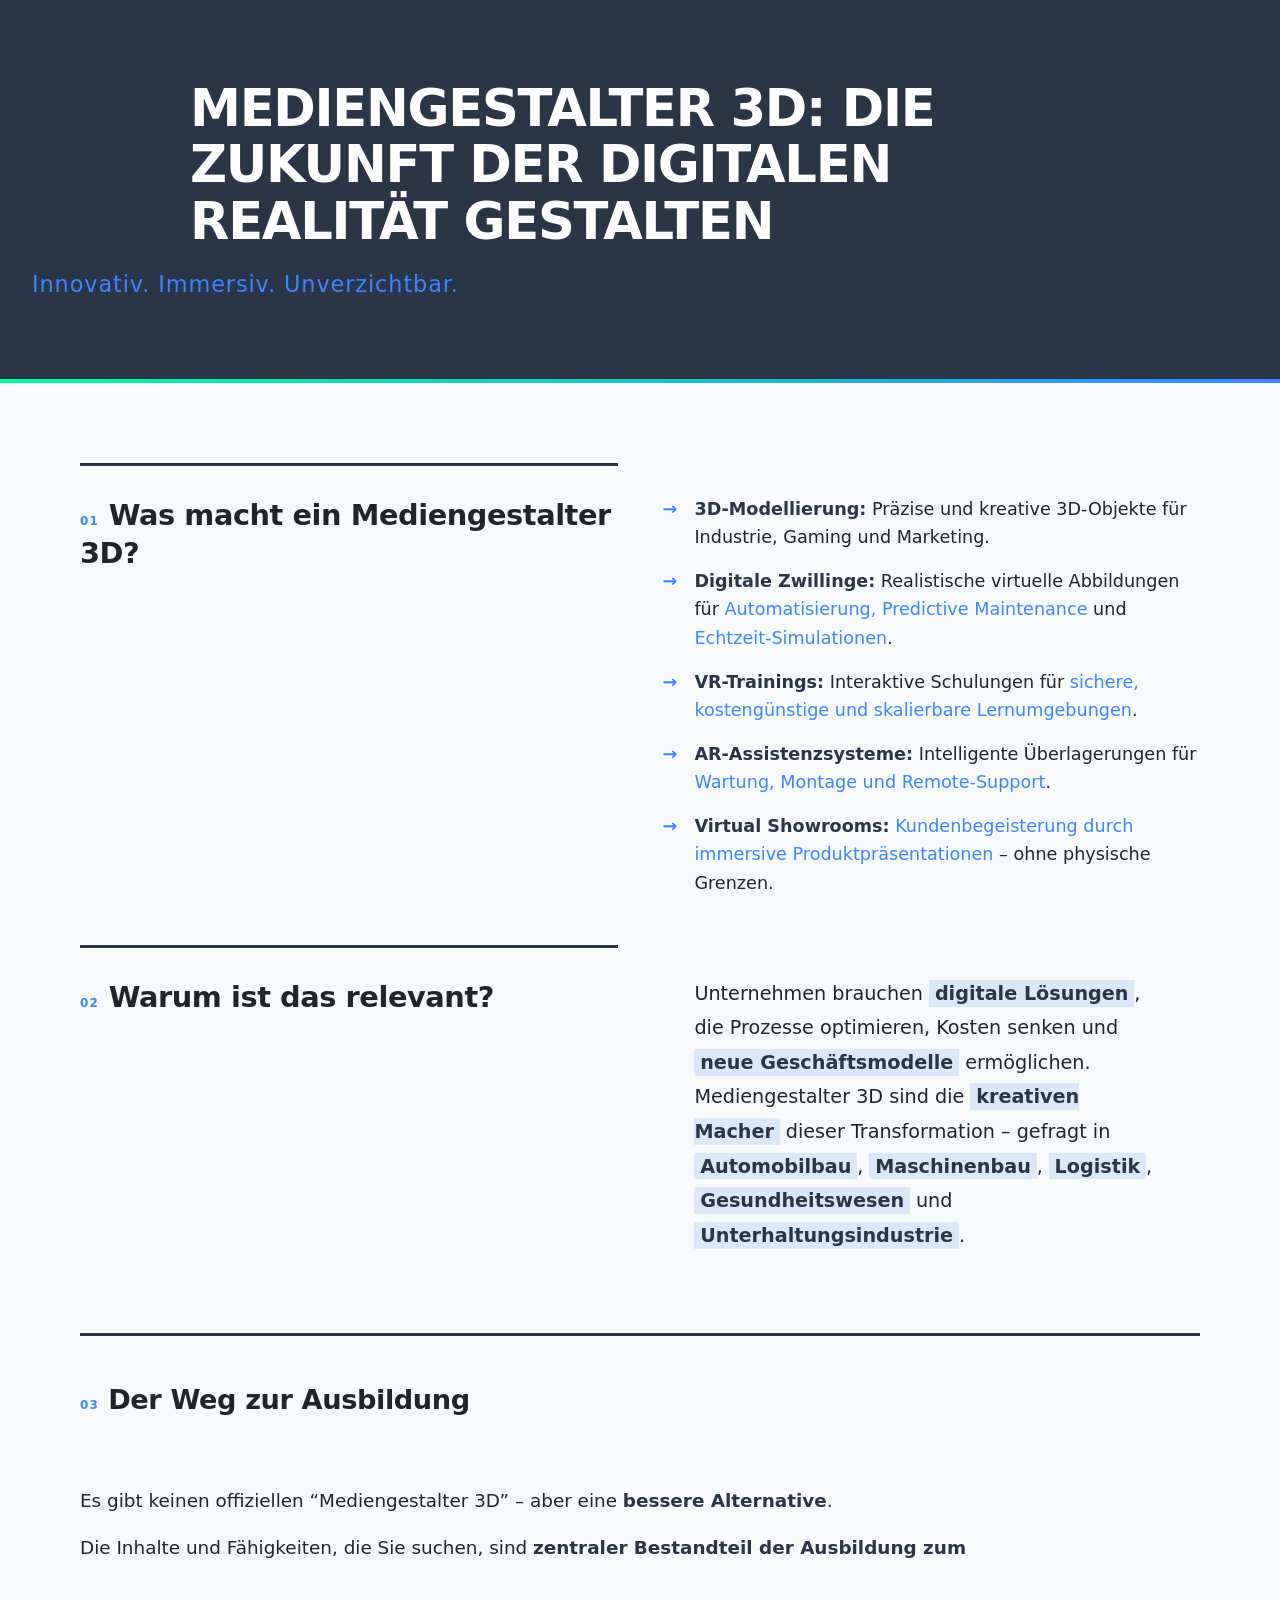
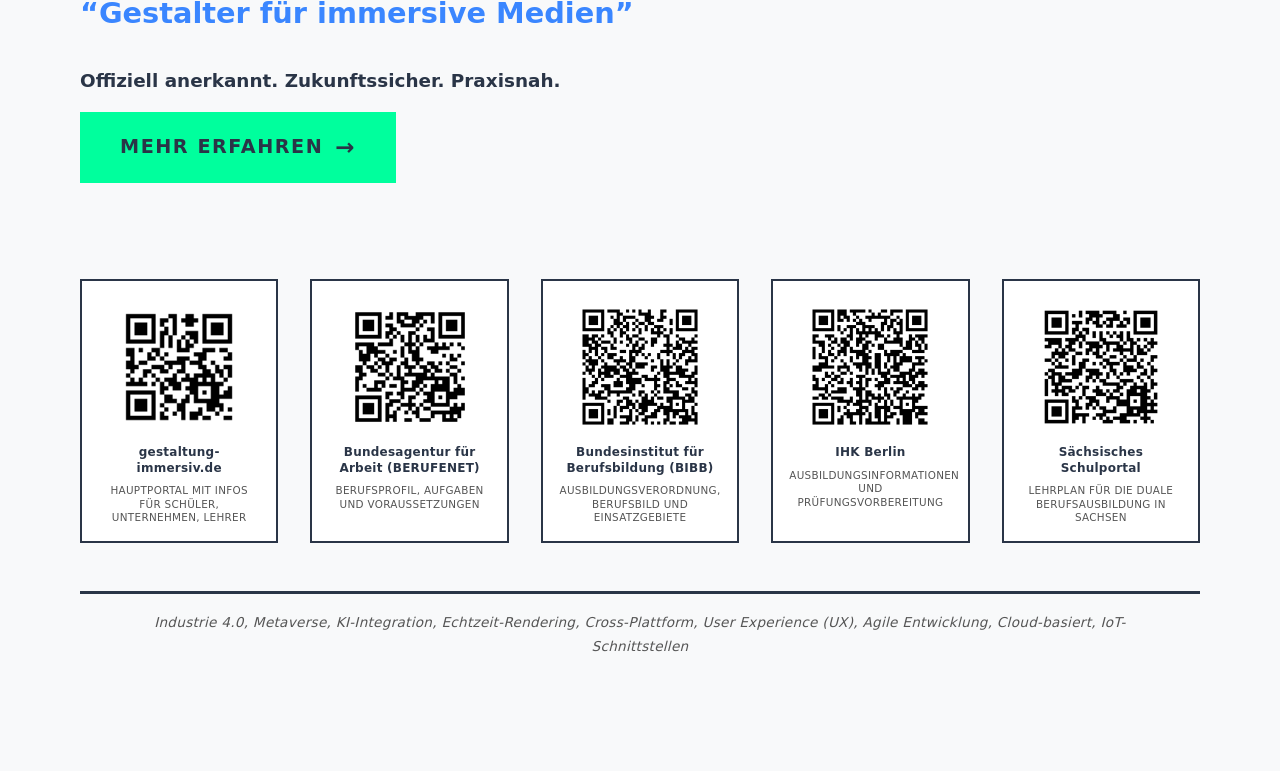
<file: index.html>
<!DOCTYPE html>
<html lang="de">
<head>
    <script type="application/ld+json">
{
  "@context": "https://schema.org",
  "@type": "EducationalOccupationalProgram",
  "name": "Mediengestalter 3D – Gestalter für immersive Medien",
  "description": "Ausbildung für 3D-Modellierung, digitale Zwillinge, VR-Trainings, AR-Assistenzsysteme und Virtual Showrooms. Offiziell anerkannt als 'Gestalter für immersive Medien'.",
  "url": "https://gestaltung-immersiv.de",
  "occupationalCategory": {
    "@type": "Occupation",
    "name": "Mediengestalter 3D",
    "description": "Erstellung von 3D-Modellen, digitalen Zwillingen, VR/AR-Anwendungen für Industrie 4.0, Automatisierung und interaktive Lernumgebungen.",
    "estimatedSalary": {
      "@type": "MonetaryAmount",
      "currency": "EUR",
      "value": {
        "@type": "QuantitativeValue",
        "minValue": 39000,
        "maxValue": 48000,
        "unitText": "JÄHRLICH"
      }
    },
    "skills": [
      "3D-Modellierung",
      "Digitale Zwillinge",
      "VR-Trainingsentwicklung",
      "AR-Assistenzsysteme",
      "Echtzeit-Rendering",
      "Industrie 4.0",
      "Metaverse-Anwendungen",
      "Projektmanagement"
    ],
    "industry": ["Automobilbau", "Maschinenbau", "Logistik", "Gesundheitswesen", "Unterhaltungsindustrie"]
  },
  "areaServed": {
    "@type": "Country",
    "name": "Deutschland"
  }
}
</script>
    <meta charset="UTF-8">
    <meta name="viewport" content="width=device-width, initial-scale=1.0">
    <meta name="description" content="Mediengestalter 3D - Gestalter für immersive Medien. Die offiziell anerkannte Ausbildung für 3D-Modellierung, digitale Zwillinge, VR-Trainings und AR-Assistenzsysteme.">
    <meta name="keywords" content="Mediengestalter 3D, Gestalter für immersive Medien, 3D-Modellierung, VR-Training, AR, digitale Zwillinge, Ausbildung, Deutschland">
    
    <!-- Open Graph -->
    <meta property="og:title" content="Mediengestalter 3D: Die Zukunft der digitalen Realität gestalten">
    <meta property="og:description" content="Die Zukunft der digitalen Realität gestalten - Offiziell anerkannte Ausbildung zum Gestalter für immersive Medien">
    <meta property="og:url" content="https://gestaltung-immersiv.de">
    <meta property="og:type" content="website">
    <meta property="og:locale" content="de_DE">
    <link rel="icon" type="image/svg+xml" href="data:image/svg+xml,%3Csvg xmlns='http://www.w3.org/2000/svg' viewBox='0 0 100 100'%3E%3Crect fill='%232A3547' width='100' height='100'/%3E%3Ctext x='50' y='65' font-family='sans-serif' font-size='50' fill='%2300FF9D' text-anchor='middle'%3E3D%3C/text%3E%3C/svg%3E">
    
    <title>Mediengestalter 3D: Die Zukunft der digitalen Realität gestalten</title>
    <link rel="stylesheet" href="style.css">
</head>
<body>
    <a href="#main-content" class="skip-link">Zum Hauptinhalt springen</a>
    <header role="banner">
        <h1>Mediengestalter 3D: Die Zukunft der digitalen Realität gestalten</h1>
        <p class="subtitle">Innovativ. Immersiv. Unverzichtbar.</p>
    </header>
    
    <!-- Main Content Section -->
    <main id="main-content" role="main">
        <div class="flex-wrapper">
            <section id="was-macht-ein-mediengestalter-3d" class="flex-tasks-head">
            <h3><span class="section-number">01</span> Was macht ein Mediengestalter 3D?</h3>
            </section>
            <div class="flex-tasks-list">
            <ul>
            <li><strong>3D-Modellierung:</strong> Präzise und kreative 3D-Objekte für Industrie, Gaming und Marketing.</li>
            <li><strong>Digitale Zwillinge:</strong> Realistische virtuelle Abbildungen für <span class="highlight">Automatisierung, Predictive Maintenance</span> und <span class="highlight">Echtzeit-Simulationen</span>.</li>
            <li><strong>VR-Trainings:</strong> Interaktive Schulungen für <span class="highlight">sichere, kostengünstige und skalierbare Lernumgebungen</span>.</li>
            <li><strong>AR-Assistenzsysteme:</strong> Intelligente Überlagerungen für <span class="highlight">Wartung, Montage und Remote-Support</span>.</li>
            <li><strong>Virtual Showrooms:</strong> <span class="highlight">Kundenbegeisterung durch immersive Produktpräsentationen</span> – ohne physische Grenzen.</li>
            </ul>
            </div>
            <section id="warum-ist-das-relevant" class="flex-relevant-head">
            <h3><span class="section-number">02</span> Warum ist das relevant?</h3>
            </section>
            <div class="flex-relevant-content">
            <p>Unternehmen brauchen <strong>digitale Lösungen</strong>, die Prozesse optimieren, Kosten senken und <strong>neue Geschäftsmodelle</strong> ermöglichen. Mediengestalter 3D sind die <strong>kreativen Macher</strong> dieser Transformation – gefragt in <strong>Automobilbau</strong>, <strong>Maschinenbau</strong>, <strong>Logistik</strong>, <strong>Gesundheitswesen</strong> und <strong>Unterhaltungsindustrie</strong>.</p>
            </div>
            <section id="der-weg-zur-ausbildung" class="flex-cta-head">
            <h3><span class="section-number">03</span> Der Weg zur Ausbildung</h3>
            </section>
            <div class="flex-cta-content">
            <p>Es gibt keinen offiziellen “Mediengestalter 3D” – aber eine <strong>bessere Alternative</strong>.</p>
            <p>Die Inhalte und Fähigkeiten, die Sie suchen, sind <strong>zentraler Bestandteil der Ausbildung zum</strong></p>
            <p><span class="program-name">“Gestalter für immersive Medien”</span></p>
            <p><strong>Offiziell anerkannt. Zukunftssicher. Praxisnah.</strong></p>
            <p><a href="https://gestaltung-immersiv.de" class="cta-button">Mehr erfahren</a></p>
            </div>
            <div class="qr-row">
            <div class="qr-item qr-gestaltung">
            <p><img src="qrcode-gestaltung.png" alt="QR-Code zu gestaltung-immersiv.de" loading="lazy"> <a href="https://gestaltung-immersiv.de" class="qr-url">gestaltung-immersiv.de</a> <span class="qr-label">Hauptportal mit Infos für Schüler, Unternehmen, Lehrer</span></p>
            </div>
            <div class="qr-item qr-berufenet">
            <p><img src="qrcode-berufenet.png" alt="QR-Code zu BERUFENET" loading="lazy"> <a href="https://web.arbeitsagentur.de/berufenet/beruf/137579" class="qr-url">Bundesagentur für Arbeit (BERUFENET)</a> <span class="qr-label">Berufsprofil, Aufgaben und Voraussetzungen</span></p>
            </div>
            <div class="qr-item qr-bibb">
            <p><img src="qrcode-bibb.png" alt="QR-Code zu BIBB" loading="lazy"> <a href="https://www.bibb.de/dienst/berufesuche/de/index_berufesuche.php/profile/apprenticeship/gestim23" class="qr-url">Bundesinstitut für Berufsbildung (BIBB)</a> <span class="qr-label">Ausbildungsverordnung, Berufsbild und Einsatzgebiete</span></p>
            </div>
            <div class="qr-item qr-ihk">
            <p><img src="qrcode-ihk.png" alt="QR-Code zu IHK Berlin" loading="lazy"> <a href="https://www.ihk.de/berlin/ausbildung/ausbildungsberufe-von-a-bis-z/gestaltung-immersive-medien-5688836" class="qr-url">IHK Berlin</a> <span class="qr-label">Ausbildungsinformationen und Prüfungsvorbereitung</span></p>
            </div>
            <div class="qr-item qr-sachsen">
            <p><img src="qrcode-sachsen.png" alt="QR-Code zu Sächsisches Schulportal" loading="lazy"> <a href="https://www.schulportal.sachsen.de/lplandb/lehrplan/849" class="qr-url">Sächsisches Schulportal</a> <span class="qr-label">Lehrplan für die duale Berufsausbildung in Sachsen</span></p>
            </div>
            </div>
            <div class="flex-keywords">
            <p><em>Industrie 4.0, Metaverse, KI-Integration, Echtzeit-Rendering, Cross-Plattform, User Experience (UX), Agile Entwicklung, Cloud-basiert, IoT-Schnittstellen</em></p>
            </div>
        </div>
    </main>
</body>
</html>
</file>
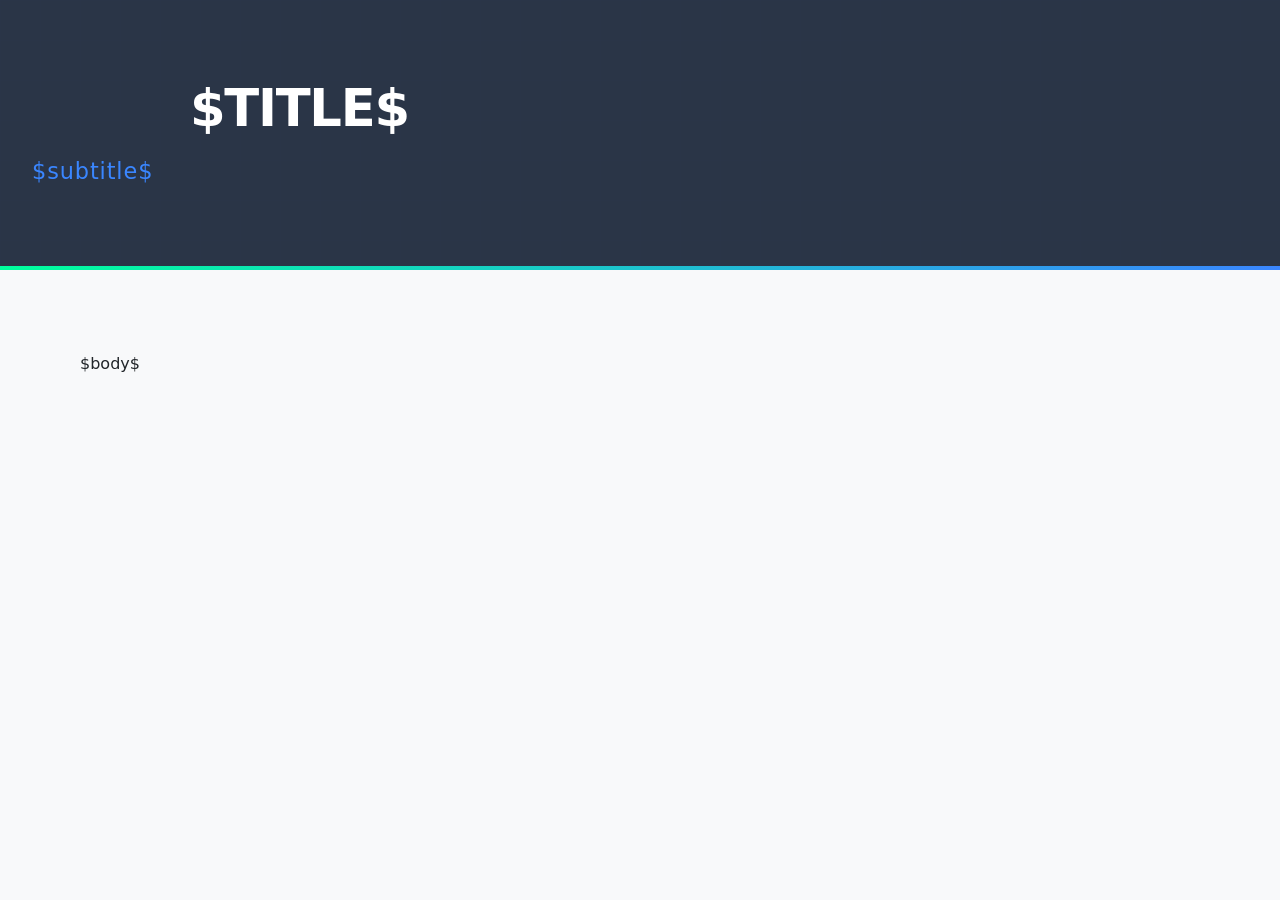
<file: templates/base.html>
<!DOCTYPE html>
<html lang="de">
<head>
    <script type="application/ld+json">
{
  "@context": "https://schema.org",
  "@type": "EducationalOccupationalProgram",
  "name": "Mediengestalter 3D – Gestalter für immersive Medien",
  "description": "Ausbildung für 3D-Modellierung, digitale Zwillinge, VR-Trainings, AR-Assistenzsysteme und Virtual Showrooms. Offiziell anerkannt als 'Gestalter für immersive Medien'.",
  "url": "https://gestaltung-immersiv.de",
  "occupationalCategory": {
    "@type": "Occupation",
    "name": "Mediengestalter 3D",
    "description": "Erstellung von 3D-Modellen, digitalen Zwillingen, VR/AR-Anwendungen für Industrie 4.0, Automatisierung und interaktive Lernumgebungen.",
    "estimatedSalary": {
      "@type": "MonetaryAmount",
      "currency": "EUR",
      "value": {
        "@type": "QuantitativeValue",
        "minValue": 39000,
        "maxValue": 48000,
        "unitText": "JÄHRLICH"
      }
    },
    "skills": [
      "3D-Modellierung",
      "Digitale Zwillinge",
      "VR-Trainingsentwicklung",
      "AR-Assistenzsysteme",
      "Echtzeit-Rendering",
      "Industrie 4.0",
      "Metaverse-Anwendungen",
      "Projektmanagement"
    ],
    "industry": ["Automobilbau", "Maschinenbau", "Logistik", "Gesundheitswesen", "Unterhaltungsindustrie"]
  },
  "areaServed": {
    "@type": "Country",
    "name": "Deutschland"
  }
}
</script>
    <meta charset="UTF-8">
    <meta name="viewport" content="width=device-width, initial-scale=1.0">
    <title>$title$</title>
    <link rel="stylesheet" href="style.css">
</head>
<body>
    <header role="banner">
        <h1>$title$</h1>
        <p class="subtitle">$subtitle$</p>
    </header>
    
    <!-- Main Content Section -->
    <main role="main">
        <div class="flex-wrapper">
            $body$
        </div>
    </main>
</body>
</html>
</file>
<file: style.css>
/* =============================================
   MEDIENGESTALTER 3D - REDESIGN
   Swiss Design Grid with CSS Animations (No JS)
   ============================================= */

/* SPDX-License-Identifier: GPL */
/* SPDX-AIModel: Qwen/Qwen3.5-35B-A3B (local) */
/* SPDX-AIGenerationDate: 2026-03-16 */
/* SPDX-AIModifications: Pure CSS animations - no JavaScript required */

/* CSS Custom Properties */
:root {
    /* Core Color Palette */
    --primary-dark: #2A3547;
    --accent-blue: #3A86FF;
    --accent-green: #00FF9D;
    --bg-light: #F8F9FA;
    --text-dark: #212529;
    
    /* Secondary Text Colors */
    --text-muted: #555555;
    --text-subtle: #666666;
    
    /* Utility Colors */
    --color-white: #ffffff;
    --color-black: #000000;
    
    /* Extended Palette */
    --accent-green-hover: #00D985;
    --accent-blue-muted: rgba(58, 134, 255, 0.08);
    --accent-blue-subtle: rgba(58, 134, 255, 0.15);
    --border-dark: #1a2029;
    
    /* Typography */
    --font-family: system-ui, -apple-system, BlinkMacSystemFont, 'Segoe UI', Roboto, Oxygen, Ubuntu, Cantarell, sans-serif;
    
    /* Spacing Scale */
    --space-xs: 0.5rem;
    --space-sm: 1rem;
    --space-md: 2rem;
    --space-lg: 3rem;
    --space-xl: 5rem;
    
    /* Animation Easing */
    --ease-out-quart: cubic-bezier(0.165, 0.84, 0.44, 1);
    --ease-out-expo: cubic-bezier(0.19, 1, 0.22, 1);
}

/* =============================================
   RESET & BASE STYLES
   ============================================= */

/* Skip Link for Keyboard Navigation */
.skip-link {
    position: absolute;
    top: -100%;
    left: 50%;
    transform: translateX(-50%);
    background: var(--primary-dark);
    color: var(--color-white);
    padding: 1rem 2rem;
    text-decoration: none;
    font-weight: 600;
    z-index: 10000;
    border-radius: 0 0 8px 8px;
    transition: top 0.2s var(--ease-out-quart);
}

.skip-link:focus {
    top: 0;
    outline: 3px solid var(--accent-green);
    outline-offset: 2px;
}

*,
*::before,
*::after {
    margin: 0;
    padding: 0;
    box-sizing: border-box;
}

html {
    font-size: 16px;
    scroll-behavior: smooth;
}

body {
    font-family: var(--font-family);
    line-height: 1.7;
    color: var(--text-dark);
    background-color: var(--bg-light);
    -webkit-font-smoothing: antialiased;
    -moz-osx-font-smoothing: grayscale;
    overflow-x: hidden;
}

/* =============================================
   HEADER SECTION
   ============================================= */

header {
    background-color: var(--primary-dark);
    padding: var(--space-xl) var(--space-md);
    position: relative;
    overflow: hidden;
}

/* Geometric pattern background */
header::before {
    content: '';
    position: absolute;
    top: 0;
    left: 0;
    right: 0;
    bottom: 0;
    background-image: 
        linear-gradient(90deg, var(--accent-blue-muted) 1px, transparent 1px),
        linear-gradient(var(--accent-blue-muted) 1px, transparent 1px);
    background-size: 40px 40px;
    opacity: 0.08;
    pointer-events: none;
}

/* Bottom accent line */
header::after {
    content: '';
    position: absolute;
    bottom: 0;
    left: 0;
    width: 100%;
    height: 4px;
    background: linear-gradient(90deg, var(--accent-green) 0%, var(--accent-blue) 100%);
    transform: scaleX(0);
    transform-origin: left;
    animation: headerLineExpand 1s var(--ease-out-expo) 0.3s forwards;
}

@keyframes headerLineExpand {
    to { transform: scaleX(1); }
}

header h1 {
    font-size: clamp(1.8rem, 5vw, 3.2rem);
    font-weight: 700;
    color: var(--color-white);
    letter-spacing: -0.025em;
    text-transform: uppercase;
    line-height: 1.1;
    position: relative;
    z-index: 1;
    max-width: 900px;
    margin: 0 auto var(--space-sm);
    overflow-wrap: break-word;
    word-break: break-word;
    
    /* Entrance animation */
    opacity: 0;
    transform: translateY(30px);
    animation: headerFadeIn 0.8s var(--ease-out-expo) 0.2s forwards;
}

header .subtitle {
    font-size: clamp(1rem, 2.5vw, 1.4rem);
    font-weight: 400;
    color: var(--accent-blue);
    letter-spacing: 0.04em;
    position: relative;
    z-index: 1;
    
    /* Entrance animation */
    opacity: 0;
    transform: translateY(20px);
    animation: headerFadeIn 0.8s var(--ease-out-expo) 0.5s forwards;
}

@keyframes headerFadeIn {
    to {
        opacity: 1;
        transform: translateY(0);
    }
}

/* =============================================
   MAIN CONTAINER
   ============================================= */

main {
    width: 95%;
    max-width: 1200px;
    margin: var(--space-lg) auto;
    padding: 0 var(--space-sm);
}

/* =============================================
   FLEXBOX LAYOUT - 50/2/50 Structure
   ============================================= */

.flex-wrapper {
    display: flex;
    flex-wrap: wrap;
    gap: 4%;
    align-items: flex-start;
}

/* =============================================
   SECTION BASE STYLES
   ============================================= */

.flex-tasks-head,
.flex-tasks-list,
.flex-relevant-head,
.flex-relevant-content,
.flex-cta-head,
.flex-cta-content {
    position: relative;
    padding: var(--space-md);
    flex: 0 0 100%;
    max-width: 100%;
    min-width: 0;
    overflow: hidden;
}

/* =============================================
   3px TOP BORDERS
   ============================================= */

.flex-tasks-head,
.flex-relevant-head,
.flex-cta-head {
    border-top: 3px solid var(--primary-dark);
}

/* =============================================
   SECTION NUMBERING
   ============================================= */

.section-number {
    display: inline-block;
    font-size: 0.75rem;
    font-weight: 700;
    color: var(--accent-blue);
    letter-spacing: 0.1em;
    margin-bottom: var(--space-xs);
}

/* =============================================
   TASKS HEADING SECTION (Left Column)
   ============================================= */

.flex-tasks-head {
    padding-left: 0;
    padding-right: 0;
    padding-top: var(--space-md);
}

.flex-tasks-head h3 {
    font-size: clamp(1.4rem, 3vw, 1.8rem);
    font-weight: 700;
    color: var(--text-dark);
    letter-spacing: -0.015em;
    line-height: 1.2;
    margin-bottom: var(--space-sm);
    overflow-wrap: break-word;
    word-break: break-word;
}

/* =============================================
   TASKS LIST SECTION (Right Column)
   ============================================= */

.flex-tasks-list {
    padding-left: 0;
    padding-right: 0;
}

.flex-tasks-list ul {
    list-style: none;
    padding: 0;
}

.flex-tasks-list li {
    font-size: clamp(0.95rem, 2vw, 1.1rem);
    margin-bottom: var(--space-sm);
    padding-left: var(--space-md);
    position: relative;
    line-height: 1.6;
}

.flex-tasks-list li::before {
    content: '→';
    position: absolute;
    left: 0;
    color: var(--accent-blue);
    font-weight: 700;
    transition: transform 0.2s var(--ease-out-quart);
}

.flex-tasks-list li:hover::before {
    transform: translateX(4px);
    color: var(--accent-green);
}

.flex-tasks-list li strong {
    color: var(--primary-dark);
    font-weight: 600;
}

.flex-tasks-list li .highlight {
    color: var(--accent-blue);
    font-weight: 500;
}

/* =============================================
   RELEVANT SECTION
   ============================================= */

.flex-relevant-head {
    padding-left: 0;
    padding-right: 0;
}

.flex-relevant-head h3 {
    font-size: clamp(1.4rem, 3vw, 1.8rem);
    font-weight: 700;
    color: var(--text-dark);
    letter-spacing: -0.015em;
    line-height: 1.2;
    margin-bottom: var(--space-sm);
    overflow-wrap: break-word;
    word-break: break-word;
}

.flex-relevant-content {
    padding-top: 0;
}

.flex-relevant-content p {
    font-size: clamp(1rem, 2vw, 1.2rem);
    line-height: 1.8;
    color: var(--text-dark);
}

.flex-relevant-content strong {
    color: var(--primary-dark);
    font-weight: 600;
    background: var(--accent-blue-subtle);
    padding: 0.1em 0.3em;
}

/* =============================================
   CTA SECTION
   ============================================= */

.flex-cta-head {
    padding-left: 0;
    padding-right: 0;
    padding-top: var(--space-lg);
    margin-top: var(--space-lg);
}

.flex-cta-head h3 {
    font-size: clamp(1.3rem, 3vw, 1.7rem);
    font-weight: 700;
    color: var(--text-dark);
    letter-spacing: -0.015em;
    line-height: 1.2;
    overflow-wrap: break-word;
    word-break: break-word;
}

.flex-cta-content {
    padding-top: 0;
    padding-left: 0;
    padding-right: 0;
}

.flex-cta-content > p {
    font-size: clamp(1rem, 2vw, 1.15rem);
    line-height: 1.7;
    margin-bottom: var(--space-sm);
}

/* =============================================
   KEYWORDS SECTION (Bottom)
   ============================================= */

.flex-keywords {
    padding: var(--space-md);
    padding-top: var(--space-sm);
    margin-top: var(--space-lg);
    border-top: 3px solid var(--primary-dark);
    font-size: 0.85rem;
    color: var(--text-muted);
    line-height: 1.8;
    letter-spacing: 0.02em;
    text-align: center;
    flex: 1 1 100%;
}

@media screen and (max-width: 849px) {
    .flex-keywords {
        padding: var(--space-sm);
    }
}

.flex-cta-content strong {
    color: var(--primary-dark);
    font-weight: 700;
}

.flex-cta-content .program-name {
    display: block;
    font-size: clamp(1.3rem, 3vw, 1.8rem);
    font-weight: 700;
    color: var(--accent-blue);
    margin: var(--space-md) 0;
    line-height: 1.3;
}

/* CTA Button */
.cta-button {
    display: inline-flex;
    align-items: center;
    justify-content: center;
    gap: 0.75rem;
    font-size: clamp(1rem, 2.5vw, 1.2rem);
    font-weight: 700;
    color: var(--primary-dark);
    background-color: var(--accent-green);
    padding: 1rem 2.5rem;
    min-height: 48px;
    border: none;
    text-decoration: none;
    text-transform: uppercase;
    letter-spacing: 0.08em;
    position: relative;
    overflow: hidden;
    cursor: pointer;
    transition: all 0.3s var(--ease-out-quart);
}

.cta-button::after {
    content: '→';
    font-size: 1.2em;
    transition: transform 0.3s var(--ease-out-quart);
}

.cta-button:hover {
    transform: translateY(-2px);
    box-shadow: 
        0 8px 25px rgba(0, 255, 157, 0.25),
        0 0 0 3px var(--accent-green-hover);
    background-color: var(--accent-green-hover);
}

.cta-button:hover::after {
    transform: translateX(5px);
}

.cta-button:active {
    transform: translateY(0);
    box-shadow: 
        0 2px 10px rgba(0, 255, 157, 0.2),
        0 0 0 2px var(--accent-green-hover);
    background-color: var(--accent-green-hover);
}

.cta-button:focus-visible {
    outline: 3px solid var(--accent-blue);
    outline-offset: 3px;
}

/* QR Code */
.qr-row {
    display: flex;
    flex-wrap: wrap;
    gap: var(--space-md);
    margin-top: var(--space-lg);
    justify-content: flex-start;
}

/* Individual QR Item - Default: single column (mobile) */
.qr-item {
    flex: 1 1 100%;
    max-width: 100%;
    min-width: 0;
    padding: var(--space-sm);
    background: #fff;
    border: 2px solid var(--primary-dark);
    text-align: center;
    overflow: hidden;
}

.qr-item img {
    display: block;
    width: 100%;
    height: auto;
    max-width: 120px;
    margin: 0 auto;
}

.qr-item .qr-url {
    display: block;
    text-align: center;
    font-size: 0.7rem;
    font-weight: 600;
    color: var(--primary-dark);
    margin-top: var(--space-xs);
    letter-spacing: 0.02em;
    text-decoration: none;
    line-height: 1.3;
    word-break: break-word;
    position: relative;
    transition: color 0.2s var(--ease-out-quart);
}

.qr-item .qr-url:hover {
    color: var(--accent-blue);
}

.qr-item .qr-url:focus-visible {
    outline: 2px solid var(--accent-blue);
    outline-offset: 2px;
}

.qr-item .qr-label {
    display: block;
    text-align: center;
    font-size: 0.6rem;
    color: var(--text-muted);
    margin-top: var(--space-xs);
    letter-spacing: 0.03em;
    text-transform: uppercase;
    line-height: 1.3;
}

/* =============================================
   DESKTOP LAYOUT - 2x2 GRID
   ============================================= */

@media screen and (min-width: 850px) {
    main {
        width: 90%;
        margin: var(--space-xl) auto;
    }
    
    .flex-wrapper {
        /* gap: 4% is set on base .flex-wrapper */
    }
    
    /* Tasks Heading - Left Column */
    .flex-tasks-head {
        flex: 0 0 calc(50% - 2%);
        max-width: calc(50% - 2%);
    }
    
    /* Tasks List - Right Column */
    .flex-tasks-list {
        flex: 0 0 calc(50% - 2%);
        max-width: calc(50% - 2%);
    }
    
    /* Relevant Heading - Left Column (new row) */
    .flex-relevant-head {
        flex: 0 0 calc(50% - 2%);
        max-width: calc(50% - 2%);
    }
    
    /* Relevant Content - Right Column (new row) */
    .flex-relevant-content {
        flex: 0 0 calc(50% - 2%);
        max-width: calc(50% - 2%);
        padding-top: var(--space-md);
    }
    
    /* CTA Section - Full Width */
    .flex-cta-head {
        flex: 1 1 100%;
    }
    
    .flex-cta-content {
        flex: 1 1 100%;
        padding-top: 0;
    }
    
    .flex-cta-head h3 {
        margin-bottom: var(--space-md);
    }
    
    /* QR Codes - Full Width */
    .qr-row {
        flex: 1 1 100%;
    }
    
    /* QR Items - Desktop: 5 per row, dynamic expansion */
    .qr-row .qr-item {
        flex: 1 1 calc(20% - var(--space-md) * 4 / 5);
        min-width: 140px;
        max-width: 200px;
        padding: var(--space-sm);
    }
    
    .qr-row .qr-item img {
        max-width: 140px;
    }
    
    .qr-row .qr-item .qr-url {
        font-size: 0.75rem;
    }
    
    .qr-row .qr-item .qr-label {
        font-size: 0.65rem;
    }
    
    /* Keywords - Full Width */
    .flex-keywords {
        flex: 1 1 100%;
    }
}

/* =============================================
   MOBILE LAYOUT - Single Column
   ============================================= */

@media screen and (max-width: 849px) {
    main {
        width: 95%;
        margin: var(--space-md) auto;
    }
    
    .flex-wrapper {
        flex-direction: column;
    }
    
    .flex-tasks-head,
    .flex-tasks-list,
    .flex-relevant-head,
    .flex-relevant-content,
    .flex-cta-head,
    .flex-cta-content,
    .flex-keywords {
        flex: 1 1 100%;
        max-width: 100%;
        padding: var(--space-sm);
    }
    
    .cta-button {
        width: 100%;
        justify-content: center;
    }
    
    /* QR Row - Single column on mobile */
    .qr-row {
        gap: var(--space-sm);
    }
    
    .qr-item {
        flex: 1 1 100%;
        max-width: 100%;
        padding: var(--space-sm);
    }
    
    .qr-item img {
        max-width: 100px;
    }
    
    .qr-item .qr-url {
        font-size: 0.8rem;
    }
    
    .qr-item .qr-label {
        font-size: 0.7rem;
    }
}

/* =============================================
   SMALL MOBILE - Extra conservative spacing
   ============================================= */

@media screen and (max-width: 380px) {
    .flex-wrapper {
        gap: 0.5rem;
    }
    
    main {
        width: 100%;
        padding: 0 0.5rem;
    }
    
    header {
        padding: var(--space-lg) var(--space-xs);
    }
}

/* =============================================
   TABLET LAYOUT - 2-3 QR Codes per row
   ============================================= */

@media screen and (min-width: 600px) and (max-width: 849px) {
    .qr-row {
        gap: var(--space-sm);
    }
    
    .qr-item {
        flex: 1 1 calc(33.333% - var(--space-sm) * 2 / 3);
        max-width: none;
        padding: var(--space-xs);
    }
    
    .qr-item img {
        max-width: 80px;
    }
    
    .qr-item .qr-url {
        font-size: 0.65rem;
    }
    
    .qr-item .qr-label {
        font-size: 0.55rem;
    }
}

/* =============================================
   SIMPLE CSS ANIMATIONS (No JS)
   ============================================= */

/* Fade in animation keyframes */
@keyframes fadeInUp {
    from {
        opacity: 0;
        transform: translateY(20px);
    }
    to {
        opacity: 1;
        transform: translateY(0);
    }
}

@keyframes fadeIn {
    from { opacity: 0; }
    to { opacity: 1; }
}

/* Apply staggered animations to sections */
.flex-tasks-head {
    opacity: 0;
    animation: fadeInUp 0.6s var(--ease-out-quart) 0.3s forwards;
}

.flex-tasks-list {
    opacity: 0;
    animation: fadeInUp 0.6s var(--ease-out-quart) 0.4s forwards;
}

.flex-relevant-head {
    opacity: 0;
    animation: fadeInUp 0.6s var(--ease-out-quart) 0.5s forwards;
}

.flex-relevant-content {
    opacity: 0;
    animation: fadeInUp 0.6s var(--ease-out-quart) 0.6s forwards;
}

.flex-cta-head {
    opacity: 0;
    animation: fadeInUp 0.6s var(--ease-out-quart) 0.8s forwards;
}

.flex-keywords {
    opacity: 0;
    animation: fadeInUp 0.6s var(--ease-out-quart) 1.0s forwards;
}

.flex-cta-content {
    opacity: 0;
    animation: fadeInUp 0.6s var(--ease-out-quart) 0.9s forwards;
}

.qr-row {
    opacity: 0;
    animation: fadeInUp 0.6s var(--ease-out-quart) 1.0s forwards;
}

/* =============================================
   REDUCED MOTION SUPPORT
   ============================================= */

@media (prefers-reduced-motion: reduce) {
    *,
    *::before,
    *::after {
        animation-duration: 0.01ms !important;
        animation-iteration-count: 1 !important;
        transition-duration: 0.01ms !important;
    }
    
    html {
        scroll-behavior: auto;
    }
    
    .flex-tasks-head,
    .flex-tasks-list,
    .flex-relevant-head,
    .flex-relevant-content,
    .flex-cta-head,
    .flex-cta-content,
    .qr-row,
    .flex-keywords {
        opacity: 1;
    }
    
    header::after {
        transform: scaleX(1);
    }
    
    header h1,
    header .subtitle {
        opacity: 1;
        transform: none;
    }
}

/* =============================================
   PRINT STYLES
   ============================================= */

@media print {
    body {
        background-color: var(--color-white);
        color: var(--color-black);
    }
    
    header {
        background-color: #f5f5f5 !important;
        -webkit-print-color-adjust: exact;
        print-color-adjust: exact;
        padding: 2rem 1rem;
    }
    
    header::before,
    header::after {
        display: none;
    }
    
    header h1,
    header .subtitle {
        color: var(--color-black) !important;
    }
    
    .flex-tasks-head,
    .flex-relevant-head,
    .flex-cta-head,
    .flex-keywords {
        border-top-color: var(--color-black) !important;
    }
    
    .cta-button {
        background: none !important;
        color: var(--color-black) !important;
        border: 2px solid var(--color-black) !important;
        padding: 0.5rem 1rem;
    }
    
    /* Hide QR codes in print - not useful on paper */
    .qr-row {
        display: none !important;
    }
    
    /* Remove animations */
    * {
        animation: none !important;
        transition: none !important;
    }
}

/* =============================================
   RTL (RIGHT-TO-LEFT) SUPPORT
   ============================================= */

/* Use logical properties for RTL compatibility */
[dir="rtl"] {
    /* Flip text alignment */
    text-align: right;
    
    /* Flip flex directions */
    direction: rtl;
}

/* Logical margin/padding for RTL */
[dir="rtl"] .flex-tasks-list li {
    padding-left: 0;
    padding-right: var(--space-md);
}

[dir="rtl"] .flex-tasks-list li::before {
    left: auto;
    right: 0;
}

[dir="rtl"] .flex-tasks-list li:hover::before {
    transform: translateX(-4px);
}

[dir="rtl"] .cta-button::after {
    transform: scaleX(-1);
}

[dir="rtl"] .cta-button:hover::after {
    transform: scaleX(-1) translateX(5px);
}

/* QR items - ensure proper alignment in RTL */
[dir="rtl"] .qr-row {
    justify-content: flex-end;
}
</file>
<file: templates/style.css>
/* =============================================
   MEDIENGESTALTER 3D - REDESIGN
   Swiss Design Grid with CSS Animations (No JS)
   ============================================= */

/* SPDX-License-Identifier: GPL */
/* SPDX-AIModel: Qwen/Qwen3.5-35B-A3B (local) */
/* SPDX-AIGenerationDate: 2026-03-16 */
/* SPDX-AIModifications: Pure CSS animations - no JavaScript required */

/* CSS Custom Properties */
:root {
    /* Core Color Palette */
    --primary-dark: #2A3547;
    --accent-blue: #3A86FF;
    --accent-green: #00FF9D;
    --bg-light: #F8F9FA;
    --text-dark: #212529;
    
    /* Extended Palette */
    --accent-green-hover: #00D985;
    --accent-blue-muted: rgba(58, 134, 255, 0.08);
    --accent-blue-subtle: rgba(58, 134, 255, 0.15);
    --border-dark: #1a2029;
    
    /* Typography */
    --font-family: system-ui, -apple-system, BlinkMacSystemFont, 'Segoe UI', Roboto, Oxygen, Ubuntu, Cantarell, sans-serif;
    
    /* Spacing Scale */
    --space-xs: 0.5rem;
    --space-sm: 1rem;
    --space-md: 2rem;
    --space-lg: 3rem;
    --space-xl: 5rem;
    
    /* Animation Easing */
    --ease-out-quart: cubic-bezier(0.165, 0.84, 0.44, 1);
    --ease-out-expo: cubic-bezier(0.19, 1, 0.22, 1);
}

/* =============================================
   RESET & BASE STYLES
   ============================================= */

*,
*::before,
*::after {
    margin: 0;
    padding: 0;
    box-sizing: border-box;
}

html {
    font-size: 16px;
    scroll-behavior: smooth;
}

body {
    font-family: var(--font-family);
    line-height: 1.7;
    color: var(--text-dark);
    background-color: var(--bg-light);
    -webkit-font-smoothing: antialiased;
    -moz-osx-font-smoothing: grayscale;
    overflow-x: hidden;
}

/* =============================================
   HEADER SECTION
   ============================================= */

header {
    background-color: var(--primary-dark);
    padding: var(--space-xl) var(--space-md);
    position: relative;
    overflow: hidden;
}

/* Geometric pattern background */
header::before {
    content: '';
    position: absolute;
    top: 0;
    left: 0;
    right: 0;
    bottom: 0;
    background-image: 
        linear-gradient(90deg, var(--accent-blue-muted) 1px, transparent 1px),
        linear-gradient(var(--accent-blue-muted) 1px, transparent 1px);
    background-size: 40px 40px;
    opacity: 0.08;
    pointer-events: none;
}

/* Bottom accent line */
header::after {
    content: '';
    position: absolute;
    bottom: 0;
    left: 0;
    width: 100%;
    height: 4px;
    background: linear-gradient(90deg, var(--accent-green) 0%, var(--accent-blue) 100%);
    transform: scaleX(0);
    transform-origin: left;
    animation: headerLineExpand 1s var(--ease-out-expo) 0.3s forwards;
}

@keyframes headerLineExpand {
    to { transform: scaleX(1); }
}

header h1 {
    font-size: clamp(1.8rem, 5vw, 3.2rem);
    font-weight: 700;
    color: #ffffff;
    letter-spacing: -0.025em;
    text-transform: uppercase;
    line-height: 1.1;
    position: relative;
    z-index: 1;
    max-width: 900px;
    margin: 0 auto var(--space-sm);
    
    /* Entrance animation */
    opacity: 0;
    transform: translateY(30px);
    animation: headerFadeIn 0.8s var(--ease-out-expo) 0.2s forwards;
}

header .subtitle {
    font-size: clamp(1rem, 2.5vw, 1.4rem);
    font-weight: 400;
    color: var(--accent-blue);
    letter-spacing: 0.04em;
    position: relative;
    z-index: 1;
    
    /* Entrance animation */
    opacity: 0;
    transform: translateY(20px);
    animation: headerFadeIn 0.8s var(--ease-out-expo) 0.5s forwards;
}

@keyframes headerFadeIn {
    to {
        opacity: 1;
        transform: translateY(0);
    }
}

/* =============================================
   MAIN CONTAINER
   ============================================= */

main {
    width: 95%;
    max-width: 1200px;
    margin: var(--space-lg) auto;
    padding: 0 var(--space-sm);
}

/* =============================================
   FLEXBOX LAYOUT - 50/2/50 Structure
   ============================================= */

.flex-wrapper {
    display: flex;
    flex-wrap: wrap;
    gap: 4%;
    align-items: flex-start;
}

/* =============================================
   SECTION BASE STYLES
   ============================================= */

.flex-tasks-head,
.flex-tasks-list,
.flex-relevant-head,
.flex-relevant-content,
.flex-cta-head,
.flex-cta-content {
    position: relative;
    padding: var(--space-md);
    flex: 0 0 100%;
    max-width: 100%;
}

/* =============================================
   3px TOP BORDERS
   ============================================= */

.flex-tasks-head,
.flex-relevant-head,
.flex-cta-head {
    border-top: 3px solid var(--primary-dark);
}

/* =============================================
   SECTION NUMBERING
   ============================================= */

.section-number {
    display: inline-block;
    font-size: 0.75rem;
    font-weight: 700;
    color: var(--accent-blue);
    letter-spacing: 0.1em;
    margin-bottom: var(--space-xs);
}

/* =============================================
   TASKS HEADING SECTION (Left Column)
   ============================================= */

.flex-tasks-head {
    padding-left: 0;
    padding-right: 0;
    padding-top: var(--space-md);
}

.flex-tasks-head h3 {
    font-size: clamp(1.4rem, 3vw, 1.8rem);
    font-weight: 700;
    color: var(--text-dark);
    letter-spacing: -0.015em;
    line-height: 1.2;
    margin-bottom: var(--space-sm);
}

/* =============================================
   TASKS LIST SECTION (Right Column)
   ============================================= */

.flex-tasks-list {
    padding-left: 0;
    padding-right: 0;
}

.flex-tasks-list ul {
    list-style: none;
    padding: 0;
}

.flex-tasks-list li {
    font-size: clamp(0.95rem, 2vw, 1.1rem);
    margin-bottom: var(--space-sm);
    padding-left: var(--space-md);
    position: relative;
    line-height: 1.6;
}

.flex-tasks-list li::before {
    content: '→';
    position: absolute;
    left: 0;
    color: var(--accent-blue);
    font-weight: 700;
    transition: transform 0.2s var(--ease-out-quart);
}

.flex-tasks-list li:hover::before {
    transform: translateX(4px);
    color: var(--accent-green);
}

.flex-tasks-list li strong {
    color: var(--primary-dark);
    font-weight: 600;
}

.flex-tasks-list li .highlight {
    color: var(--accent-blue);
    font-weight: 500;
}

/* =============================================
   RELEVANT SECTION
   ============================================= */

.flex-relevant-head {
    padding-left: 0;
    padding-right: 0;
}

.flex-relevant-head h3 {
    font-size: clamp(1.4rem, 3vw, 1.8rem);
    font-weight: 700;
    color: var(--text-dark);
    letter-spacing: -0.015em;
    line-height: 1.2;
    margin-bottom: var(--space-sm);
}

.flex-relevant-content {
    padding-top: 0;
}

.flex-relevant-content p {
    font-size: clamp(1rem, 2vw, 1.2rem);
    line-height: 1.8;
    color: var(--text-dark);
}

.flex-relevant-content strong {
    color: var(--primary-dark);
    font-weight: 600;
    background: var(--accent-blue-subtle);
    padding: 0.1em 0.3em;
}

/* =============================================
   CTA SECTION
   ============================================= */

.flex-cta-head {
    padding-left: 0;
    padding-right: 0;
    padding-top: var(--space-lg);
    margin-top: var(--space-lg);
}

.flex-cta-head h3 {
    font-size: clamp(1.3rem, 3vw, 1.7rem);
    font-weight: 700;
    color: var(--text-dark);
    letter-spacing: -0.015em;
    line-height: 1.2;
}

.flex-cta-content {
    padding-top: 0;
    padding-left: 0;
    padding-right: 0;
}

.flex-cta-content > p {
    font-size: clamp(1rem, 2vw, 1.15rem);
    line-height: 1.7;
    margin-bottom: var(--space-sm);
}

/* =============================================
   KEYWORDS SECTION (Bottom)
   ============================================= */

.flex-keywords {
    padding: var(--space-md);
    padding-top: var(--space-sm);
    margin-top: var(--space-lg);
    border-top: 3px solid var(--primary-dark);
    font-size: 0.85rem;
    color: #666;
    line-height: 1.8;
    letter-spacing: 0.02em;
    text-align: center;
    flex: 1 1 100%;
}

@media screen and (max-width: 849px) {
    .flex-keywords {
        padding: var(--space-sm);
    }
}

.flex-cta-content strong {
    color: var(--primary-dark);
    font-weight: 700;
}

.flex-cta-content .program-name {
    display: block;
    font-size: clamp(1.3rem, 3vw, 1.8rem);
    font-weight: 700;
    color: var(--accent-blue);
    margin: var(--space-md) 0;
    line-height: 1.3;
}

/* CTA Button */
.cta-button {
    display: inline-flex;
    align-items: center;
    justify-content: center;
    gap: 0.75rem;
    font-size: clamp(1rem, 2.5vw, 1.2rem);
    font-weight: 700;
    color: var(--primary-dark);
    background-color: var(--accent-green);
    padding: 1rem 2.5rem;
    min-height: 48px;
    border: none;
    text-decoration: none;
    text-transform: uppercase;
    letter-spacing: 0.08em;
    position: relative;
    overflow: hidden;
    cursor: pointer;
    transition: all 0.3s var(--ease-out-quart);
}

.cta-button::after {
    content: '→';
    font-size: 1.2em;
    transition: transform 0.3s var(--ease-out-quart);
}

.cta-button:hover {
    transform: translateY(-2px);
    box-shadow: 
        0 8px 25px rgba(0, 255, 157, 0.25),
        0 0 0 3px var(--accent-green-hover);
    background-color: var(--accent-green-hover);
}

.cta-button:hover::after {
    transform: translateX(5px);
}

.cta-button:active {
    transform: translateY(0);
    box-shadow: 
        0 2px 10px rgba(0, 255, 157, 0.2),
        0 0 0 2px var(--accent-green-hover);
    background-color: var(--accent-green-hover);
}

.cta-button:focus-visible {
    outline: 3px solid var(--accent-blue);
    outline-offset: 3px;
}

/* QR Code */
.qr-container {
    display: inline-block;
    margin-top: var(--space-lg);
    padding: var(--space-xs);
    background: #fff;
    border: 2px solid var(--primary-dark);
}

.qr-container img {
    display: block;
    max-width: 150px;
    height: auto;
}

.qr-url {
    display: block;
    text-align: center;
    font-size: 0.85rem;
    font-weight: 600;
    color: var(--primary-dark);
    margin-top: var(--space-xs);
    letter-spacing: 0.02em;
    text-decoration: none;
}

.qr-label {
    display: block;
    text-align: center;
    font-size: 0.75rem;
    color: #666;
    margin-top: var(--space-xs);
    letter-spacing: 0.05em;
    text-transform: uppercase;
}

/* QR Row - Dynamic flex grid */
.qr-row {
    display: flex;
    flex-wrap: wrap;
    gap: var(--space-md);
    margin-top: var(--space-lg);
    justify-content: flex-start;
}

/* Individual QR Item - Default: single column (mobile) */
.qr-item {
    flex: 1 1 100%;
    max-width: 100%;
    padding: var(--space-sm);
    background: #fff;
    border: 2px solid var(--primary-dark);
    text-align: center;
}

.qr-item img {
    display: block;
    width: 100%;
    height: auto;
    max-width: 120px;
    margin: 0 auto;
}

.qr-item .qr-url {
    display: block;
    text-align: center;
    font-size: 0.7rem;
    font-weight: 600;
    color: var(--primary-dark);
    margin-top: var(--space-xs);
    letter-spacing: 0.02em;
    text-decoration: none;
    line-height: 1.3;
    word-break: break-word;
}

.qr-item .qr-label {
    display: block;
    text-align: center;
    font-size: 0.6rem;
    color: #666;
    margin-top: var(--space-xs);
    letter-spacing: 0.03em;
    text-transform: uppercase;
    line-height: 1.3;
}

/* =============================================
   DESKTOP LAYOUT - 2x2 GRID
   ============================================= */

@media screen and (min-width: 850px) {
    main {
        width: 90%;
        margin: var(--space-xl) auto;
    }
    
    .flex-wrapper {
        /* gap: 4% is set on base .flex-wrapper */
    }
    
    /* Tasks Heading - Left Column */
    .flex-tasks-head {
        flex: 0 0 calc(50% - 2%);
        max-width: calc(50% - 2%);
    }
    
    /* Tasks List - Right Column */
    .flex-tasks-list {
        flex: 0 0 calc(50% - 2%);
        max-width: calc(50% - 2%);
    }
    
    /* Relevant Heading - Left Column (new row) */
    .flex-relevant-head {
        flex: 0 0 calc(50% - 2%);
        max-width: calc(50% - 2%);
    }
    
    /* Relevant Content - Right Column (new row) */
    .flex-relevant-content {
        flex: 0 0 calc(50% - 2%);
        max-width: calc(50% - 2%);
        padding-top: var(--space-md);
    }
    
    /* CTA Section - Full Width */
    .flex-cta-head {
        flex: 1 1 100%;
    }
    
    .flex-cta-content {
        flex: 1 1 100%;
        padding-top: 0;
    }
    
    .flex-cta-head h3 {
        margin-bottom: var(--space-md);
    }
    
    /* QR Codes - Full Width */
    .qr-row {
        flex: 1 1 100%;
    }
    
    /* QR Items - Desktop: 5 per row, dynamic expansion */
    .qr-row .qr-item {
        flex: 1 1 calc(20% - var(--space-md) * 4 / 5);
        min-width: 140px;
        max-width: 200px;
        padding: var(--space-sm);
    }
    
    .qr-row .qr-item img {
        max-width: 140px;
    }
    
    .qr-row .qr-item .qr-url {
        font-size: 0.75rem;
    }
    
    .qr-row .qr-item .qr-label {
        font-size: 0.65rem;
    }
    
    /* Keywords - Full Width */
    .flex-keywords {
        flex: 1 1 100%;
    }
}

/* =============================================
   MOBILE LAYOUT - Single Column
   ============================================= */

@media screen and (max-width: 849px) {
    main {
        width: 95%;
        margin: var(--space-md) auto;
    }
    
    .flex-wrapper {
        flex-direction: column;
    }
    
    .flex-tasks-head,
    .flex-tasks-list,
    .flex-relevant-head,
    .flex-relevant-content,
    .flex-cta-head,
    .flex-cta-content,
    .flex-keywords {
        flex: 1 1 100%;
        max-width: 100%;
        padding: var(--space-sm);
    }
    
    .qr-container {
        margin-top: var(--space-md);
    }
    
    .cta-button {
        width: 100%;
        justify-content: center;
    }
    
    /* QR Row - Single column on mobile */
    .qr-row {
        gap: var(--space-sm);
    }
    
    .qr-item {
        flex: 1 1 100%;
        max-width: 100%;
        padding: var(--space-sm);
    }
    
    .qr-item img {
        max-width: 100px;
    }
    
    .qr-item .qr-url {
        font-size: 0.8rem;
    }
    
    .qr-item .qr-label {
        font-size: 0.7rem;
    }
}

/* =============================================
   SMALL MOBILE - Extra conservative spacing
   ============================================= */

@media screen and (max-width: 380px) {
    .flex-wrapper {
        gap: 0.5rem;
    }
    
    main {
        width: 100%;
        padding: 0 0.5rem;
    }
    
    header {
        padding: var(--space-lg) var(--space-xs);
    }
}

/* =============================================
   TABLET LAYOUT - 2-3 QR Codes per row
   ============================================= */

@media screen and (min-width: 600px) and (max-width: 849px) {
    .qr-row {
        gap: var(--space-sm);
    }
    
    .qr-item {
        flex: 1 1 calc(33.333% - var(--space-sm) * 2 / 3);
        max-width: none;
        padding: var(--space-xs);
    }
    
    .qr-item img {
        max-width: 80px;
    }
    
    .qr-item .qr-url {
        font-size: 0.65rem;
    }
    
    .qr-item .qr-label {
        font-size: 0.55rem;
    }
}

/* =============================================
   SIMPLE CSS ANIMATIONS (No JS)
   ============================================= */

/* Fade in animation keyframes */
@keyframes fadeInUp {
    from {
        opacity: 0;
        transform: translateY(20px);
    }
    to {
        opacity: 1;
        transform: translateY(0);
    }
}

@keyframes fadeIn {
    from { opacity: 0; }
    to { opacity: 1; }
}

/* Apply staggered animations to sections */
.flex-tasks-head {
    opacity: 0;
    animation: fadeInUp 0.6s var(--ease-out-quart) 0.3s forwards;
}

.flex-tasks-list {
    opacity: 0;
    animation: fadeInUp 0.6s var(--ease-out-quart) 0.4s forwards;
}

.flex-relevant-head {
    opacity: 0;
    animation: fadeInUp 0.6s var(--ease-out-quart) 0.5s forwards;
}

.flex-relevant-content {
    opacity: 0;
    animation: fadeInUp 0.6s var(--ease-out-quart) 0.6s forwards;
}

.flex-cta-head {
    opacity: 0;
    animation: fadeInUp 0.6s var(--ease-out-quart) 0.8s forwards;
}

.flex-keywords {
    opacity: 0;
    animation: fadeInUp 0.6s var(--ease-out-quart) 1.0s forwards;
}

.flex-cta-content {
    opacity: 0;
    animation: fadeInUp 0.6s var(--ease-out-quart) 0.9s forwards;
}

.qr-row {
    opacity: 0;
    animation: fadeInUp 0.6s var(--ease-out-quart) 1.0s forwards;
}

.flex-keywords {
    opacity: 0;
    animation: fadeInUp 0.6s var(--ease-out-quart) 1.1s forwards;
}

/* =============================================
   REDUCED MOTION SUPPORT
   ============================================= */

@media (prefers-reduced-motion: reduce) {
    *,
    *::before,
    *::after {
        animation-duration: 0.01ms !important;
        animation-iteration-count: 1 !important;
        transition-duration: 0.01ms !important;
    }
    
    html {
        scroll-behavior: auto;
    }
    
    .flex-tasks-head,
    .flex-tasks-list,
    .flex-relevant-head,
    .flex-relevant-content,
    .flex-cta-head,
    .flex-cta-content,
    .qr-row,
    .flex-keywords {
        opacity: 1;
    }
    
    header::after {
        transform: scaleX(1);
    }
    
    header h1,
    header .subtitle {
        opacity: 1;
        transform: none;
    }
}

/* =============================================
   PRINT STYLES
   ============================================= */

@media print {
    body {
        background-color: #fff;
        color: #000;
    }
    
    header {
        background-color: #f5f5f5 !important;
        -webkit-print-color-adjust: exact;
        print-color-adjust: exact;
        padding: 2rem 1rem;
    }
    
    header::before,
    header::after {
        display: none;
    }
    
    header h1,
    header .subtitle {
        color: #000 !important;
    }
    
    .flex-tasks-head,
    .flex-relevant-head,
    .flex-cta-head,
    .flex-keywords {
        border-top-color: #000 !important;
    }
    
    .cta-button {
        background: none !important;
        color: #000 !important;
        border: 2px solid #000 !important;
        padding: 0.5rem 1rem;
    }
    
    /* Hide QR codes in print - not useful on paper */
    .qr-row {
        display: none !important;
    }
    
    /* Remove animations */
    * {
        animation: none !important;
        transition: none !important;
    }
}
</file>
